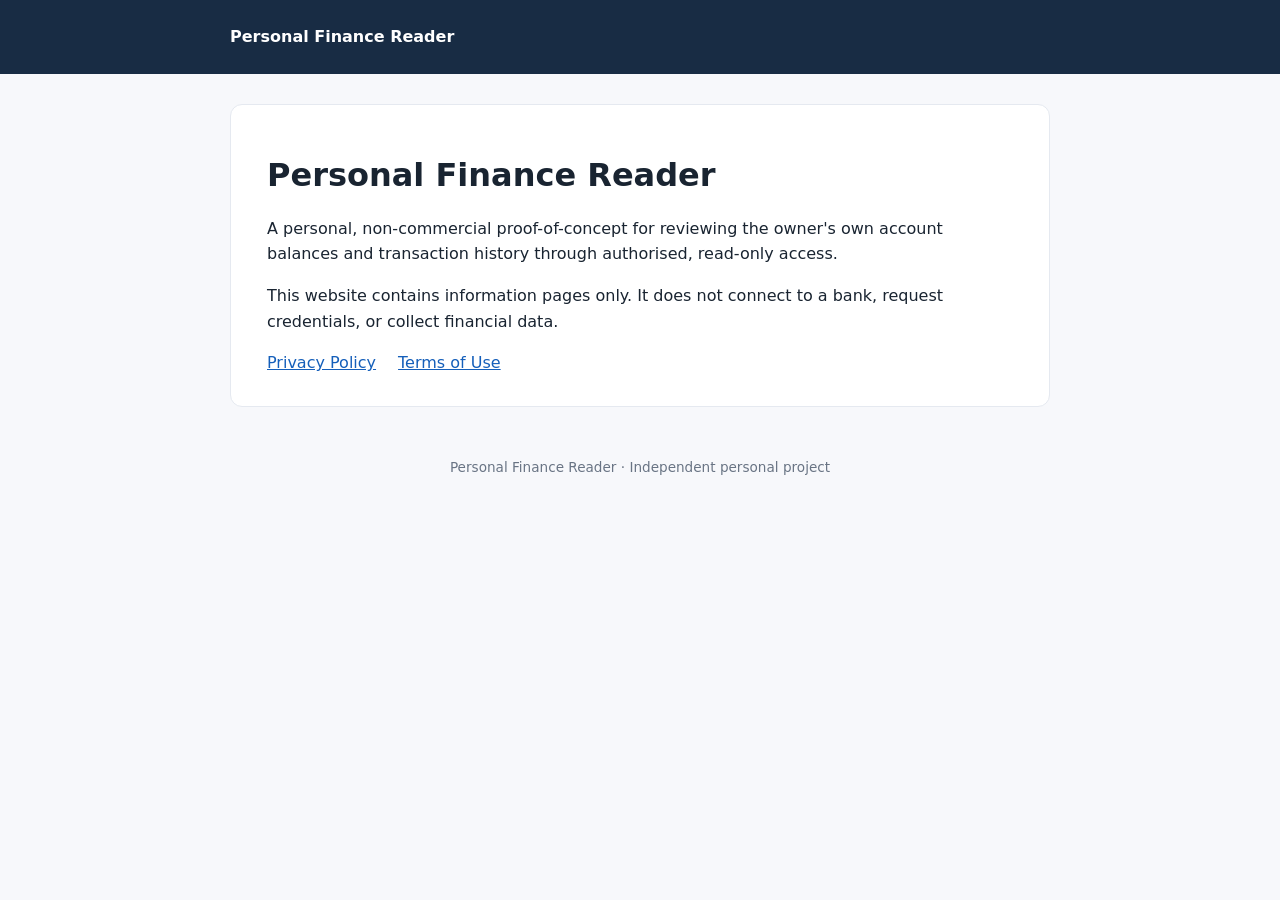
<file: index.html>
<!doctype html>
<html lang="en"><head><meta charset="utf-8"><meta name="viewport" content="width=device-width, initial-scale=1"><title>Personal Finance Reader</title><link rel="stylesheet" href="style.css"></head>
<body><header><div class="container"><strong>Personal Finance Reader</strong></div></header><main><h1>Personal Finance Reader</h1><p>A personal, non-commercial proof-of-concept for reviewing the owner's own account balances and transaction history through authorised, read-only access.</p><p>This website contains information pages only. It does not connect to a bank, request credentials, or collect financial data.</p><nav><a href="privacy.html">Privacy Policy</a><a href="terms.html">Terms of Use</a></nav></main><footer>Personal Finance Reader · Independent personal project</footer></body></html>
</file>
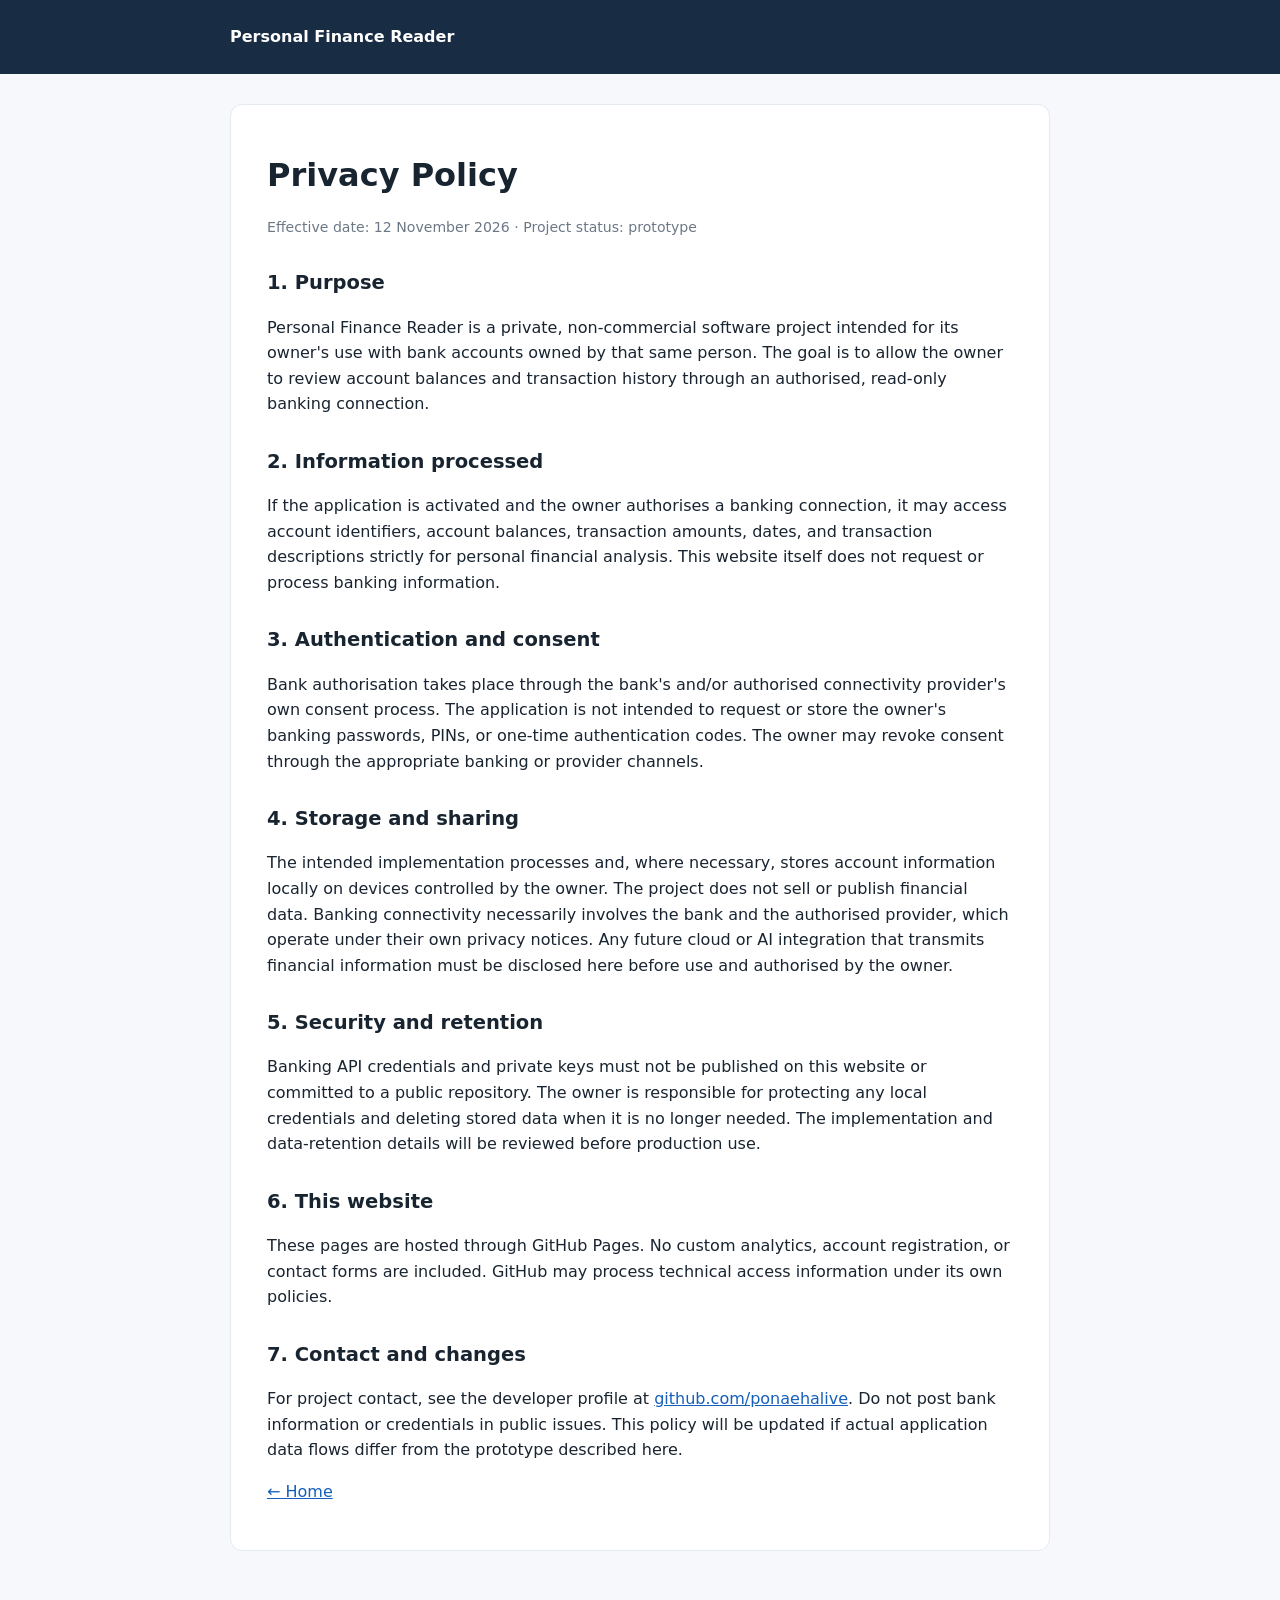
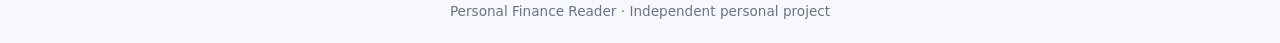
<file: privacy.html>
<!doctype html><html lang="en"><head><meta charset="utf-8"><meta name="viewport" content="width=device-width, initial-scale=1"><title>Privacy Policy | Personal Finance Reader</title><link rel="stylesheet" href="style.css"></head><body><header><div class="container"><a href="index.html"><strong>Personal Finance Reader</strong></a></div></header><main><h1>Privacy Policy</h1><p class="small">Effective date: 12 November 2026 · Project status: prototype</p><h2>1. Purpose</h2><p>Personal Finance Reader is a private, non-commercial software project intended for its owner's use with bank accounts owned by that same person. The goal is to allow the owner to review account balances and transaction history through an authorised, read-only banking connection.</p><h2>2. Information processed</h2><p>If the application is activated and the owner authorises a banking connection, it may access account identifiers, account balances, transaction amounts, dates, and transaction descriptions strictly for personal financial analysis. This website itself does not request or process banking information.</p><h2>3. Authentication and consent</h2><p>Bank authorisation takes place through the bank's and/or authorised connectivity provider's own consent process. The application is not intended to request or store the owner's banking passwords, PINs, or one-time authentication codes. The owner may revoke consent through the appropriate banking or provider channels.</p><h2>4. Storage and sharing</h2><p>The intended implementation processes and, where necessary, stores account information locally on devices controlled by the owner. The project does not sell or publish financial data. Banking connectivity necessarily involves the bank and the authorised provider, which operate under their own privacy notices. Any future cloud or AI integration that transmits financial information must be disclosed here before use and authorised by the owner.</p><h2>5. Security and retention</h2><p>Banking API credentials and private keys must not be published on this website or committed to a public repository. The owner is responsible for protecting any local credentials and deleting stored data when it is no longer needed. The implementation and data-retention details will be reviewed before production use.</p><h2>6. This website</h2><p>These pages are hosted through GitHub Pages. No custom analytics, account registration, or contact forms are included. GitHub may process technical access information under its own policies.</p><h2>7. Contact and changes</h2><p>For project contact, see the developer profile at <a href="https://github.com/ponaehalive">github.com/ponaehalive</a>. Do not post bank information or credentials in public issues. This policy will be updated if actual application data flows differ from the prototype described here.</p><p><a href="index.html">← Home</a></p></main><footer>Personal Finance Reader · Independent personal project</footer></body></html>
</file>
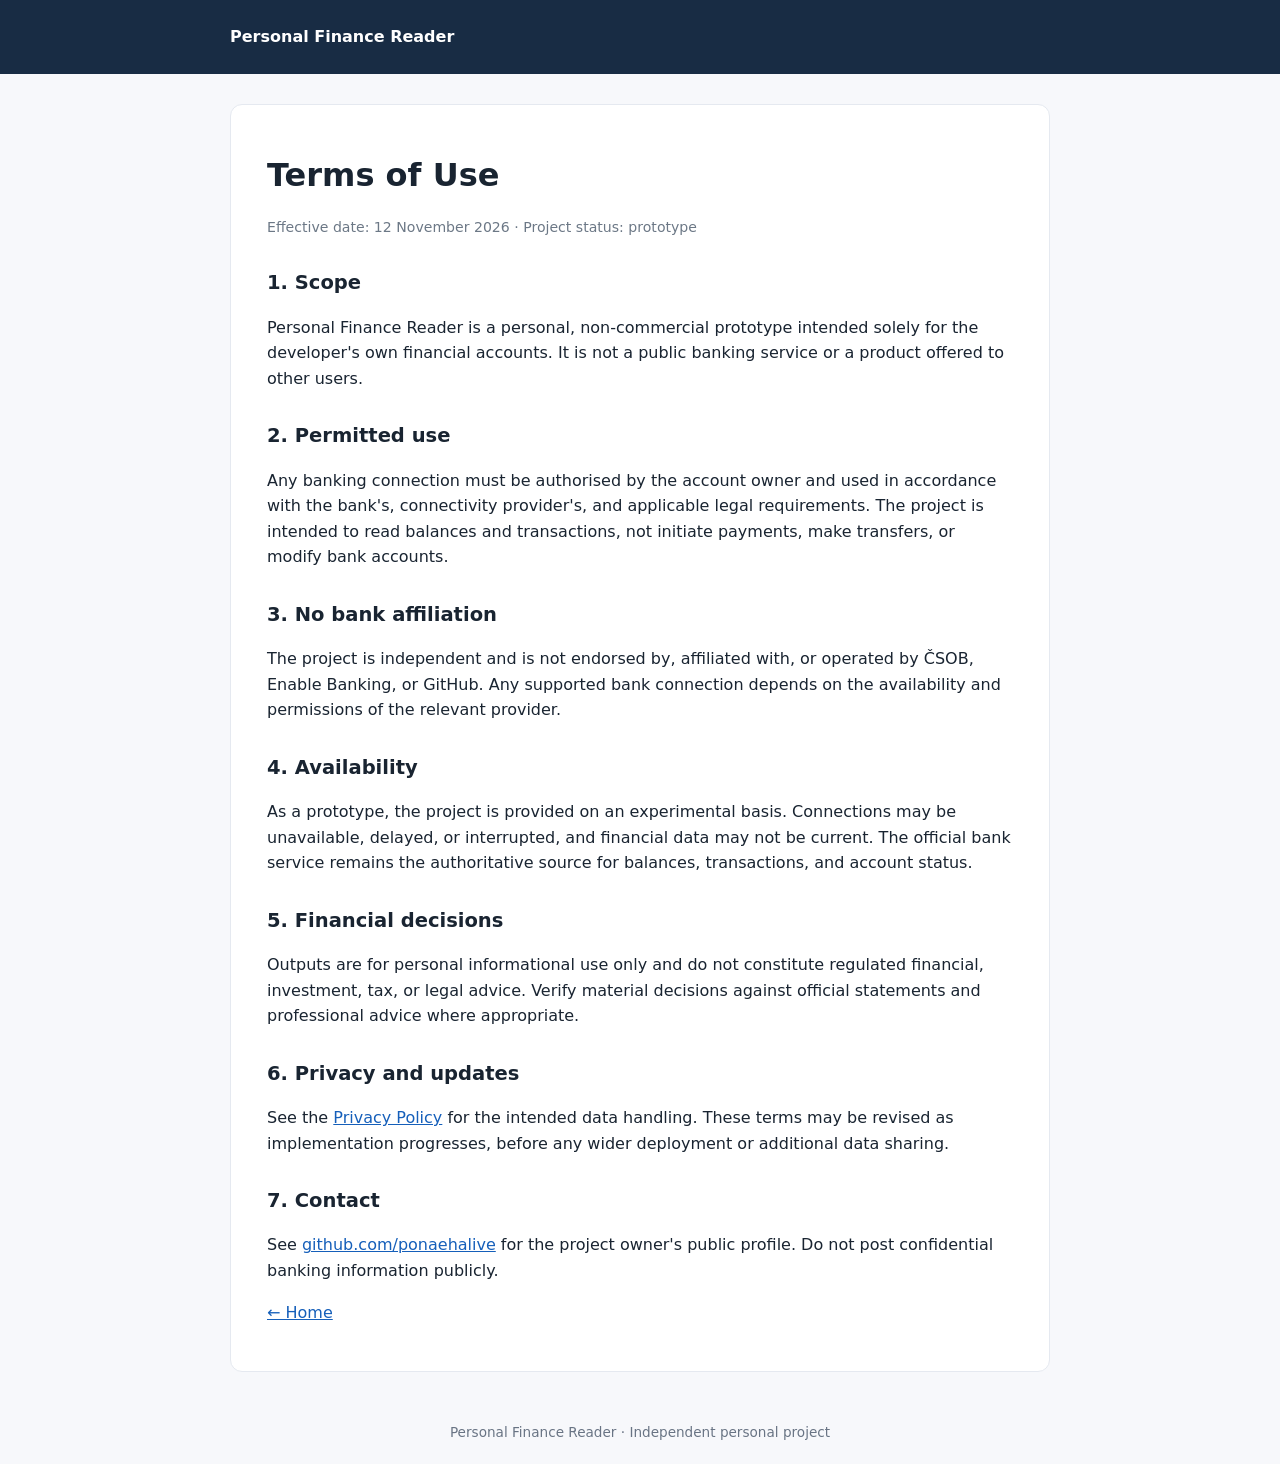
<file: terms.html>
<!doctype html><html lang="en"><head><meta charset="utf-8"><meta name="viewport" content="width=device-width, initial-scale=1"><title>Terms of Use | Personal Finance Reader</title><link rel="stylesheet" href="style.css"></head><body><header><div class="container"><a href="index.html"><strong>Personal Finance Reader</strong></a></div></header><main><h1>Terms of Use</h1><p class="small">Effective date: 12 November 2026 · Project status: prototype</p><h2>1. Scope</h2><p>Personal Finance Reader is a personal, non-commercial prototype intended solely for the developer's own financial accounts. It is not a public banking service or a product offered to other users.</p><h2>2. Permitted use</h2><p>Any banking connection must be authorised by the account owner and used in accordance with the bank's, connectivity provider's, and applicable legal requirements. The project is intended to read balances and transactions, not initiate payments, make transfers, or modify bank accounts.</p><h2>3. No bank affiliation</h2><p>The project is independent and is not endorsed by, affiliated with, or operated by ČSOB, Enable Banking, or GitHub. Any supported bank connection depends on the availability and permissions of the relevant provider.</p><h2>4. Availability</h2><p>As a prototype, the project is provided on an experimental basis. Connections may be unavailable, delayed, or interrupted, and financial data may not be current. The official bank service remains the authoritative source for balances, transactions, and account status.</p><h2>5. Financial decisions</h2><p>Outputs are for personal informational use only and do not constitute regulated financial, investment, tax, or legal advice. Verify material decisions against official statements and professional advice where appropriate.</p><h2>6. Privacy and updates</h2><p>See the <a href="privacy.html">Privacy Policy</a> for the intended data handling. These terms may be revised as implementation progresses, before any wider deployment or additional data sharing.</p><h2>7. Contact</h2><p>See <a href="https://github.com/ponaehalive">github.com/ponaehalive</a> for the project owner's public profile. Do not post confidential banking information publicly.</p><p><a href="index.html">← Home</a></p></main><footer>Personal Finance Reader · Independent personal project</footer></body></html>
</file>
<file: style.css>
:root { color-scheme: light; font-family: system-ui, -apple-system, BlinkMacSystemFont, 'Segoe UI', sans-serif; line-height: 1.6; background: #f7f8fb; color: #192431; } * { box-sizing: border-box; } body { margin: 0; } header { background: #182c44; color: white; padding: 24px 20px; } header .container { max-width: 820px; margin: 0 auto; } header a { color: white; text-decoration: none; } main { max-width: 820px; margin: 30px auto; background: white; padding: 30px 36px; border: 1px solid #e5e9f0; border-radius: 12px; } h1 { font-size: 2rem; line-height: 1.2; } h2 { margin-top: 1.8rem; font-size: 1.22rem; } .small { font-size: .88rem; color: #6c7886; } a { color: #155fba; } nav a { margin-right: 22px; } footer { text-align:center; color:#697484; padding: 20px; font-size:.85rem; } @media (max-width: 650px) { main { margin: 15px; padding: 23px; } }
</file>
